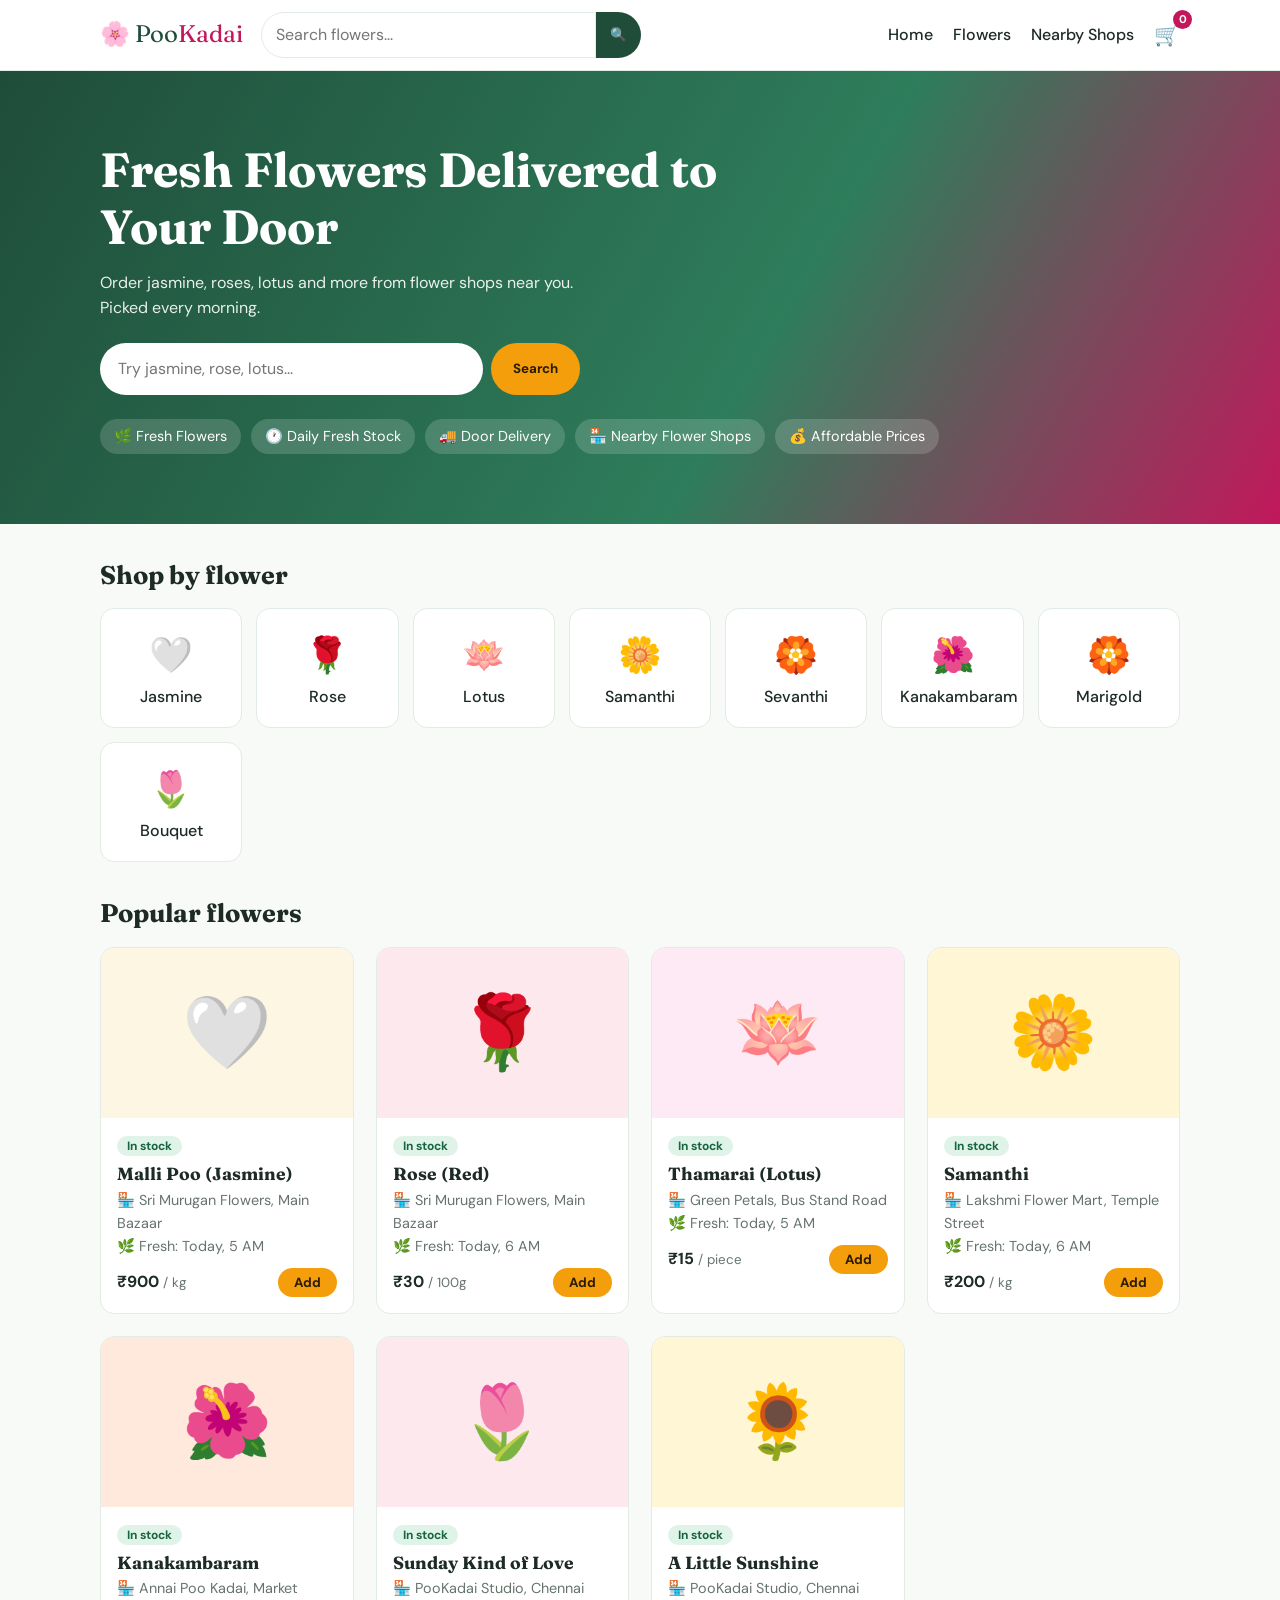
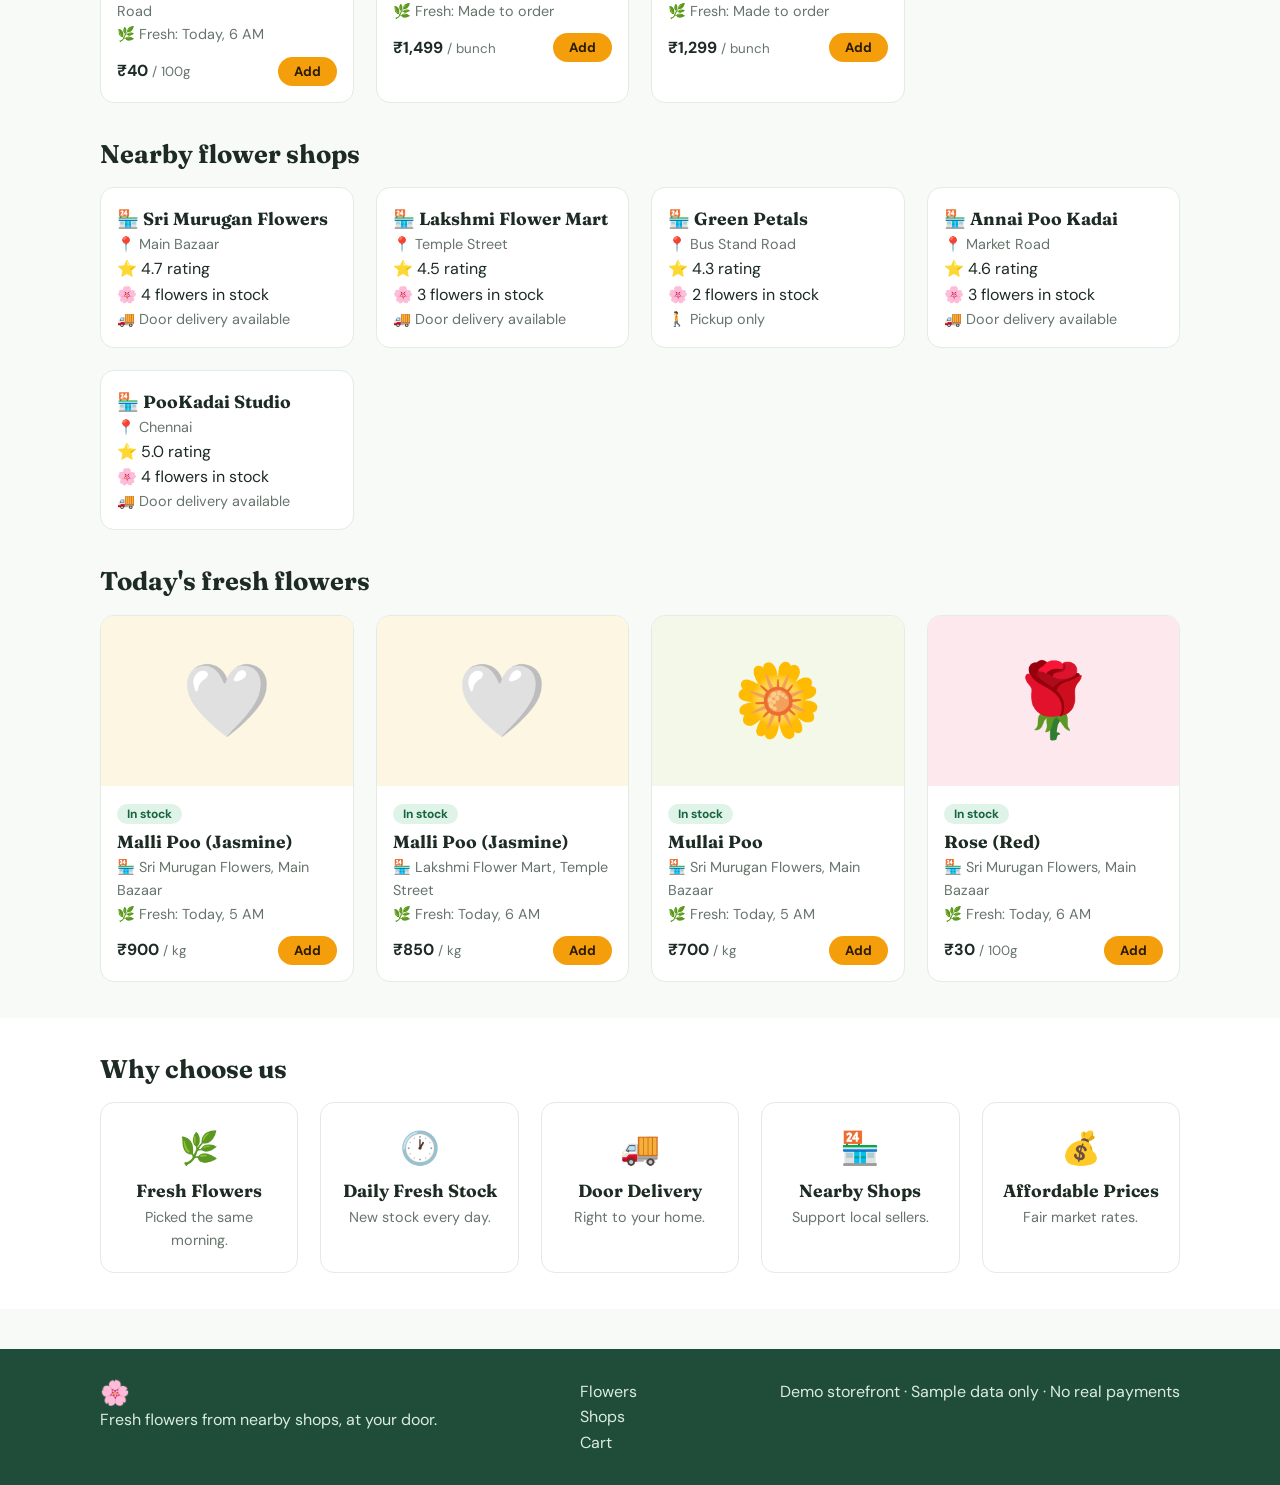
<file: market/index.html>
<!DOCTYPE html>
<html lang="en">
<head>
  <meta charset="UTF-8">
  <meta name="viewport" content="width=device-width, initial-scale=1">
  <meta name="description" content="Shop fresh jasmine, roses, lotus and seasonal flowers from nearby Chennai flower shops.">
  <title>Fresh Flowers Near You | PooKadai</title>
  <link rel="stylesheet" href="../css/store-theme.css">
  <script src="../js/store.js" defer></script>
</head>
<body data-page="home">
  <header id="site-header"></header>
  <main id="main"></main>
  <footer id="site-footer"></footer>
</body>
</html>
</file>
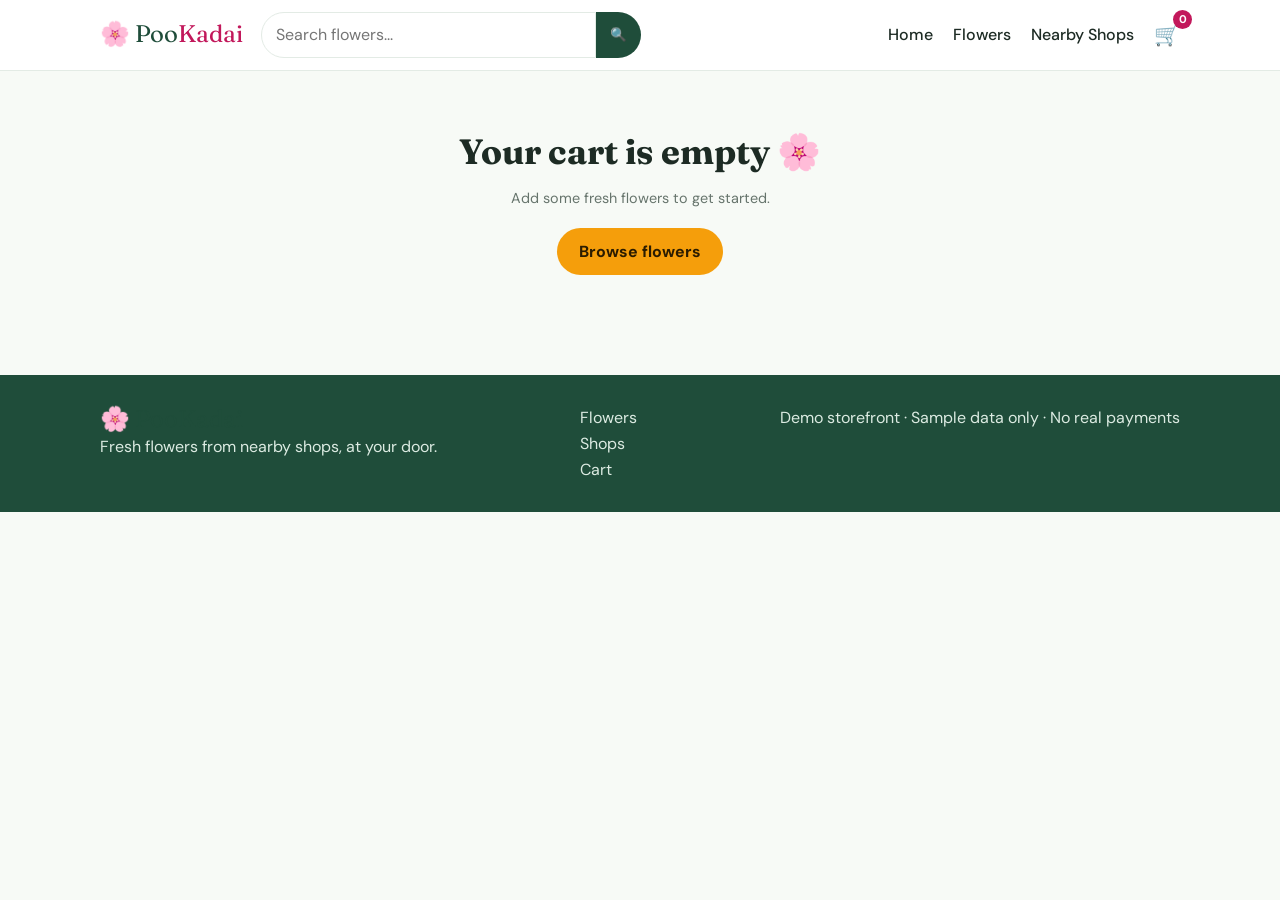
<file: market/cart.html>
<!DOCTYPE html>
<html lang="en">
<head>
  <meta charset="UTF-8">
  <meta name="viewport" content="width=device-width, initial-scale=1">
  <meta name="description" content="Review your PooKadai flower order.">
  <title>Your Cart | PooKadai</title>
  <link rel="stylesheet" href="../css/store-theme.css">
  <script src="../js/store.js" defer></script>
</head>
<body data-page="cart">
  <header id="site-header"></header>
  <main id="main"></main>
  <footer id="site-footer"></footer>
</body>
</html>
</file>
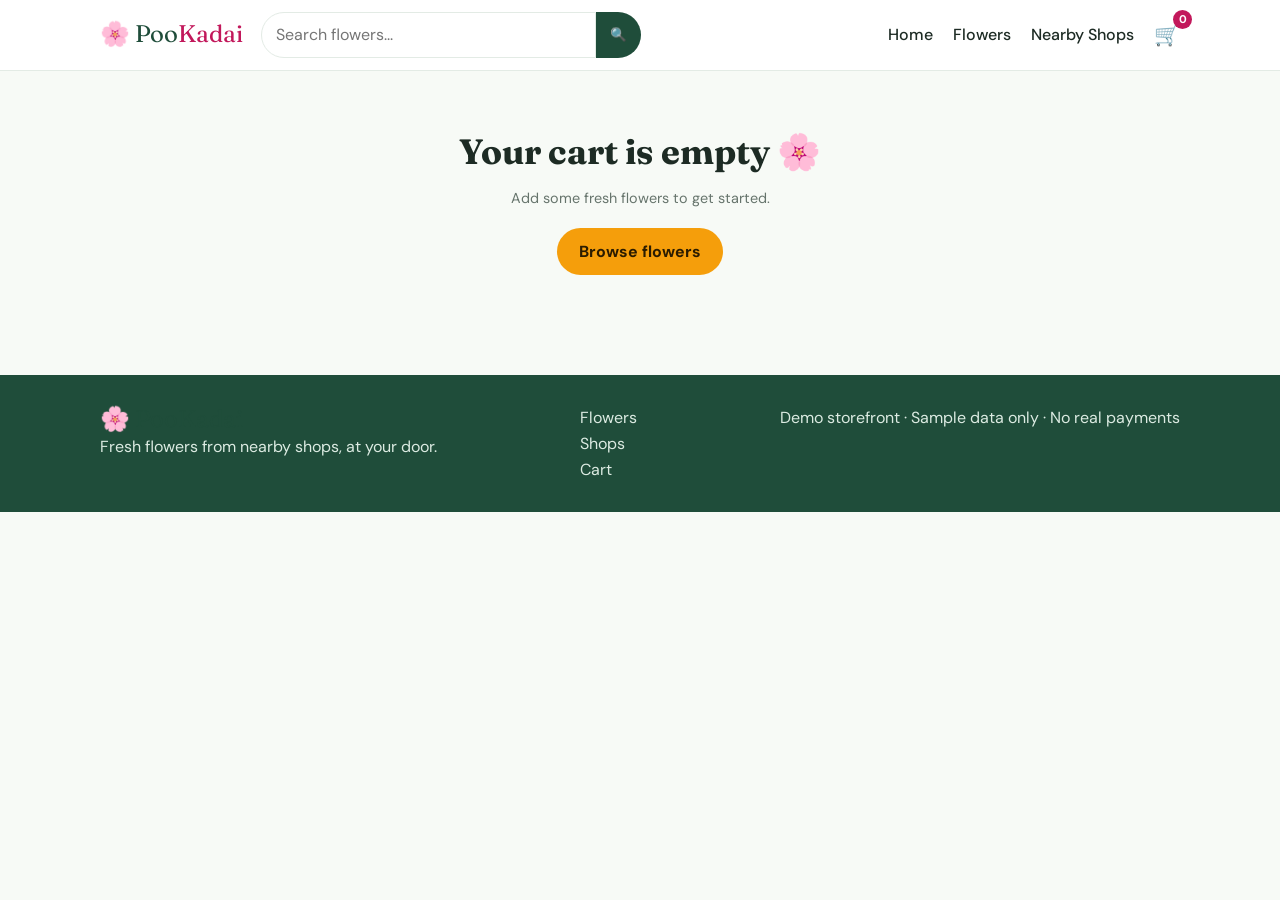
<file: market/checkout.html>
<!DOCTYPE html>
<html lang="en">
<head>
  <meta charset="UTF-8">
  <meta name="viewport" content="width=device-width, initial-scale=1">
  <meta name="description" content="Enter delivery details for your PooKadai flower order.">
  <title>Checkout | PooKadai</title>
  <link rel="stylesheet" href="../css/store-theme.css">
  <script src="../js/store.js" defer></script>
</head>
<body data-page="checkout">
  <header id="site-header"></header>
  <main id="main"></main>
  <footer id="site-footer"></footer>
</body>
</html>
</file>
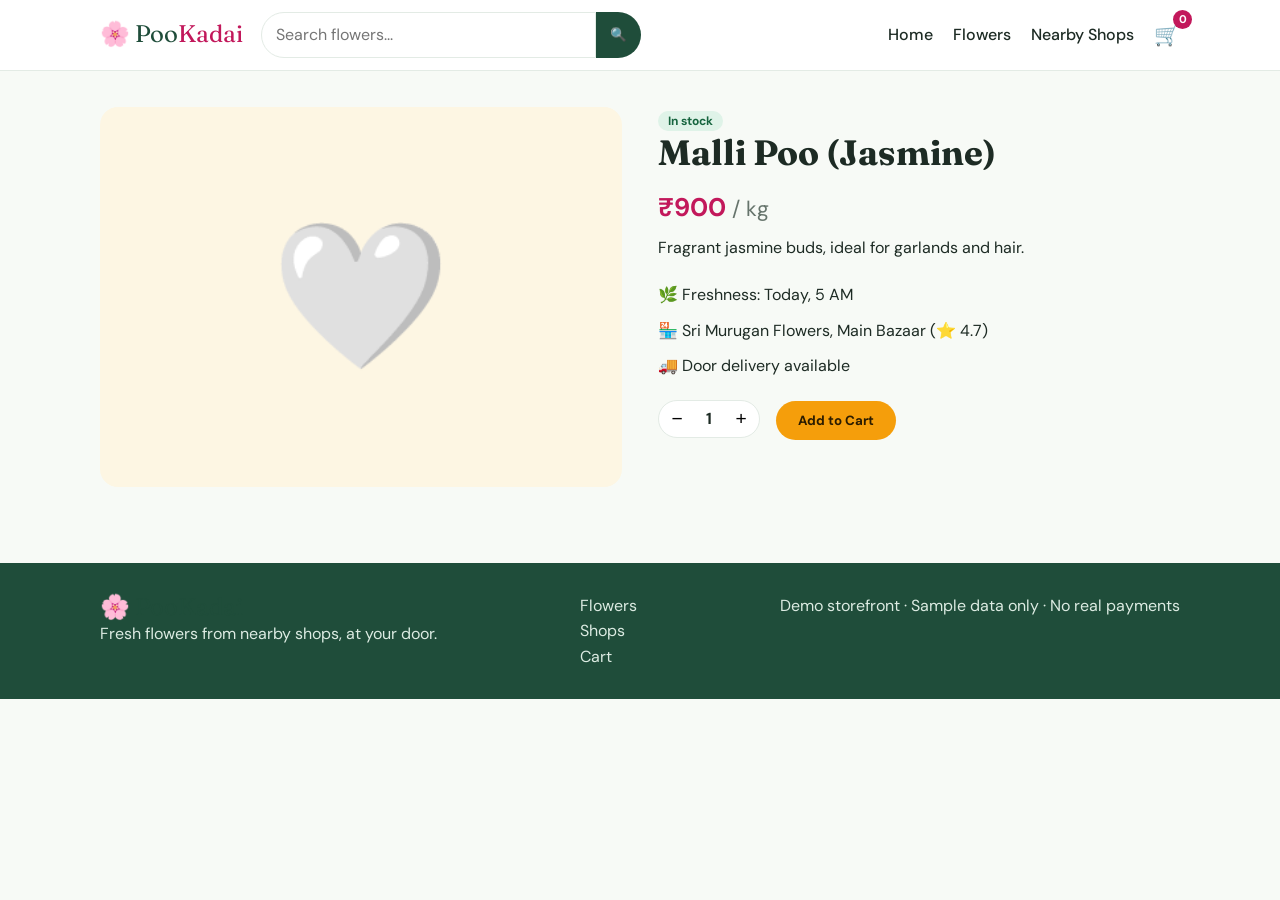
<file: market/flower-details.html>
<!DOCTYPE html>
<html lang="en">
<head>
  <meta charset="UTF-8">
  <meta name="viewport" content="width=device-width, initial-scale=1">
  <meta name="description" content="Flower details, freshness and local shop information from PooKadai.">
  <title>Flower Details | PooKadai</title>
  <link rel="stylesheet" href="../css/store-theme.css">
  <script src="../js/store.js" defer></script>
</head>
<body data-page="details">
  <header id="site-header"></header>
  <main id="main"></main>
  <footer id="site-footer"></footer>
</body>
</html>
</file>
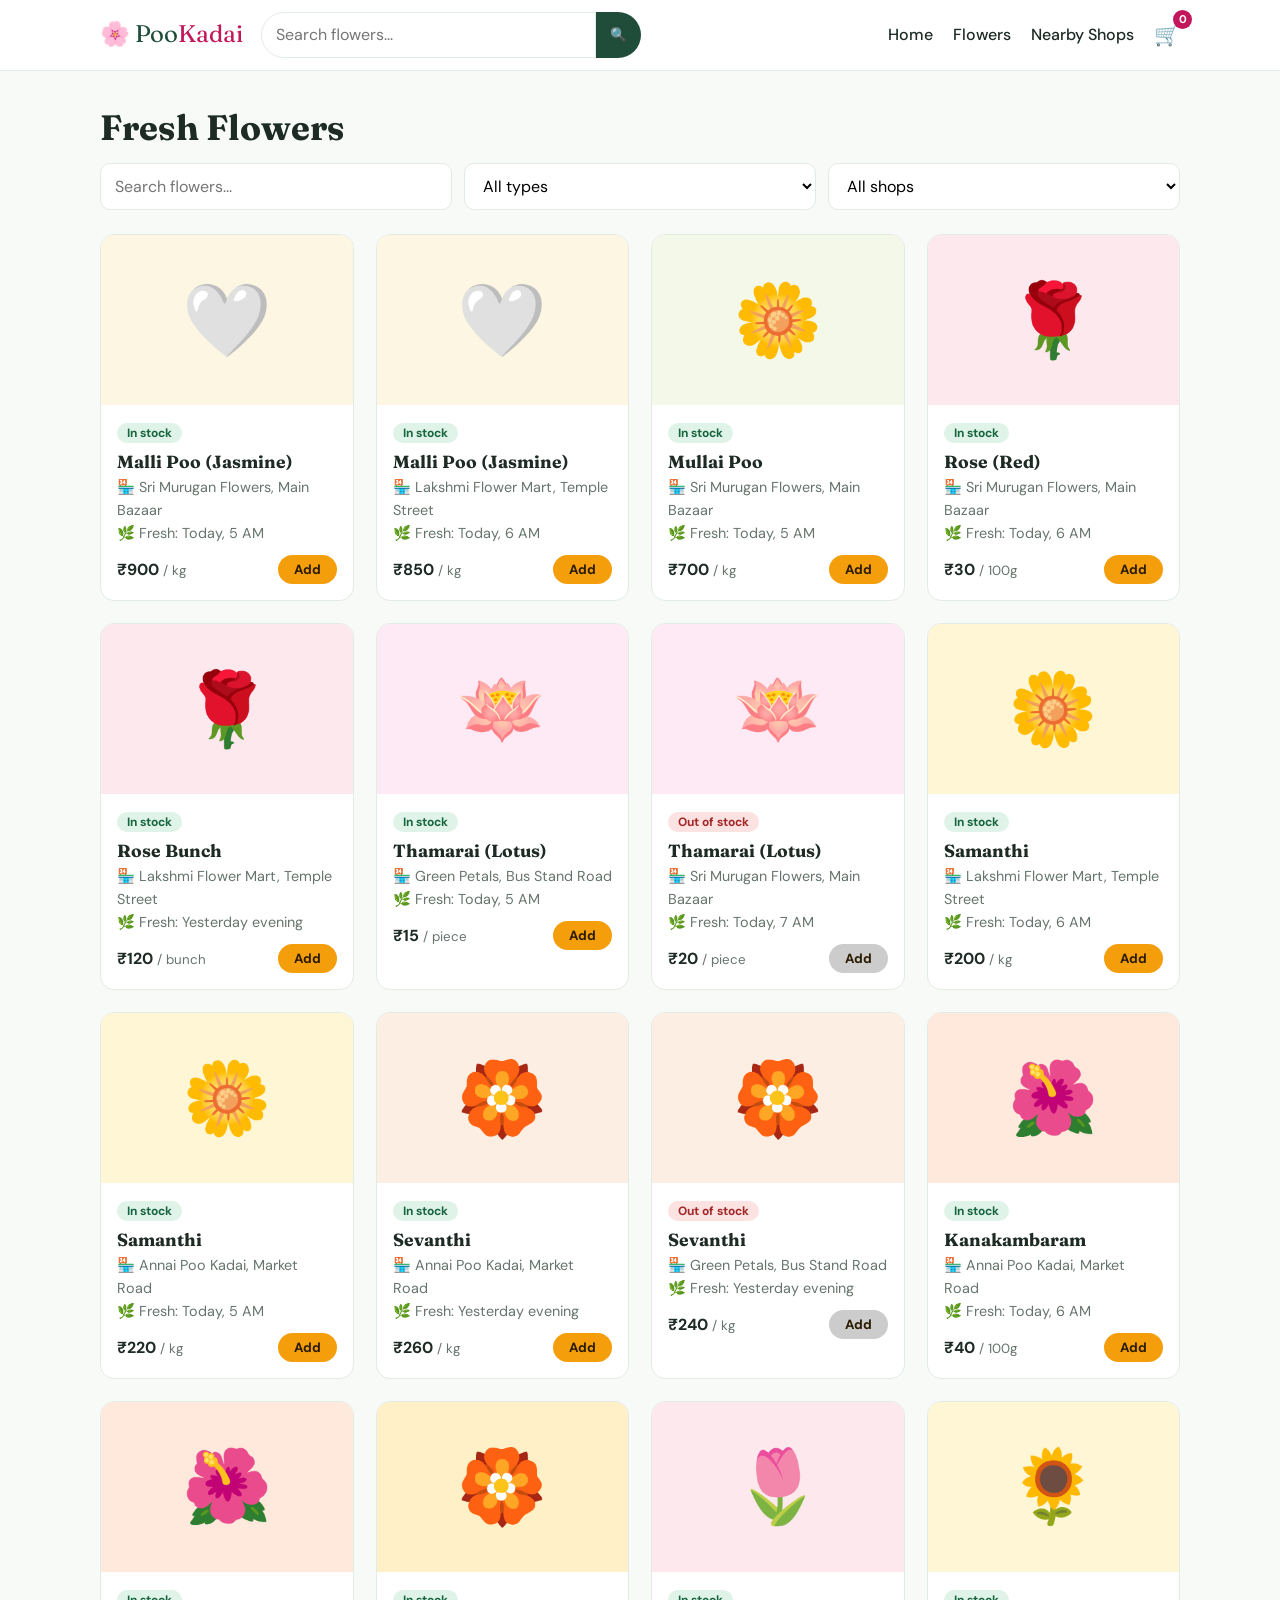
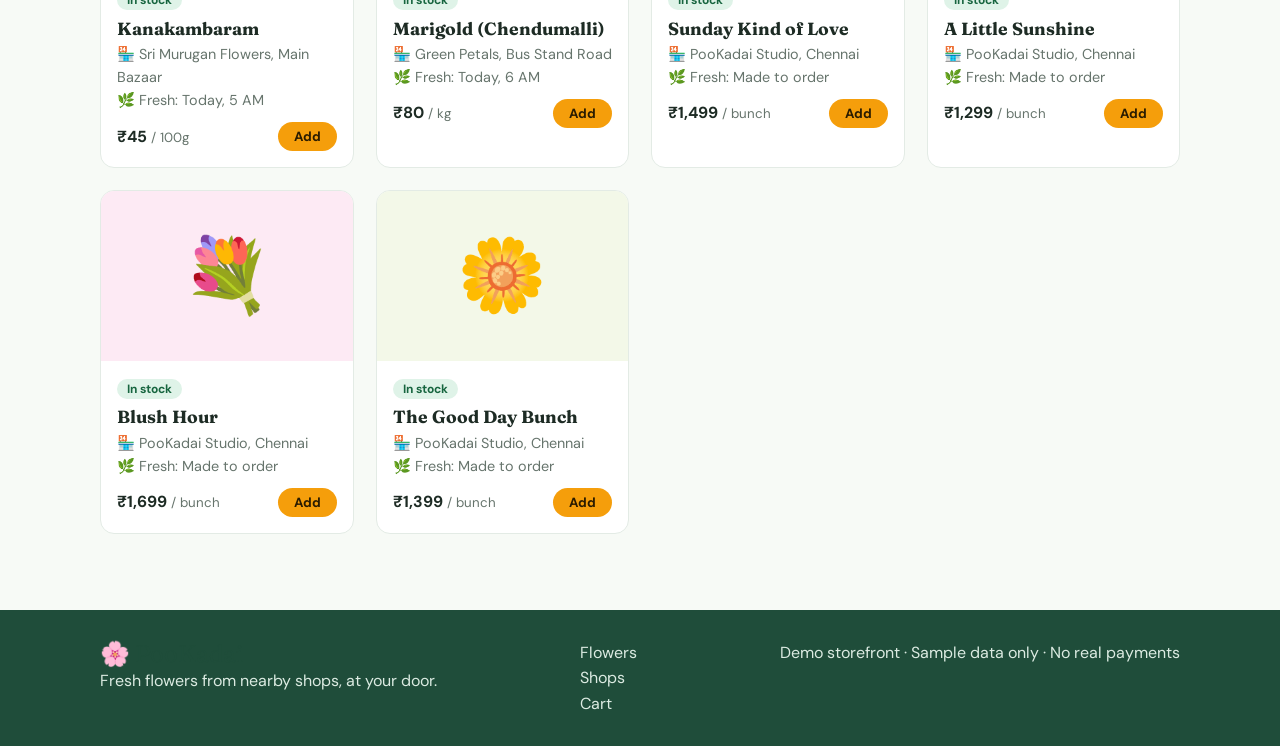
<file: market/flowers.html>
<!DOCTYPE html>
<html lang="en">
<head>
  <meta charset="UTF-8">
  <meta name="viewport" content="width=device-width, initial-scale=1">
  <meta name="description" content="Browse fresh flowers from local flower shops near you.">
  <title>Shop Fresh Flowers | PooKadai</title>
  <link rel="stylesheet" href="../css/store-theme.css">
  <script src="../js/store.js" defer></script>
</head>
<body data-page="products">
  <header id="site-header"></header>
  <main id="main"></main>
  <footer id="site-footer"></footer>
</body>
</html>
</file>
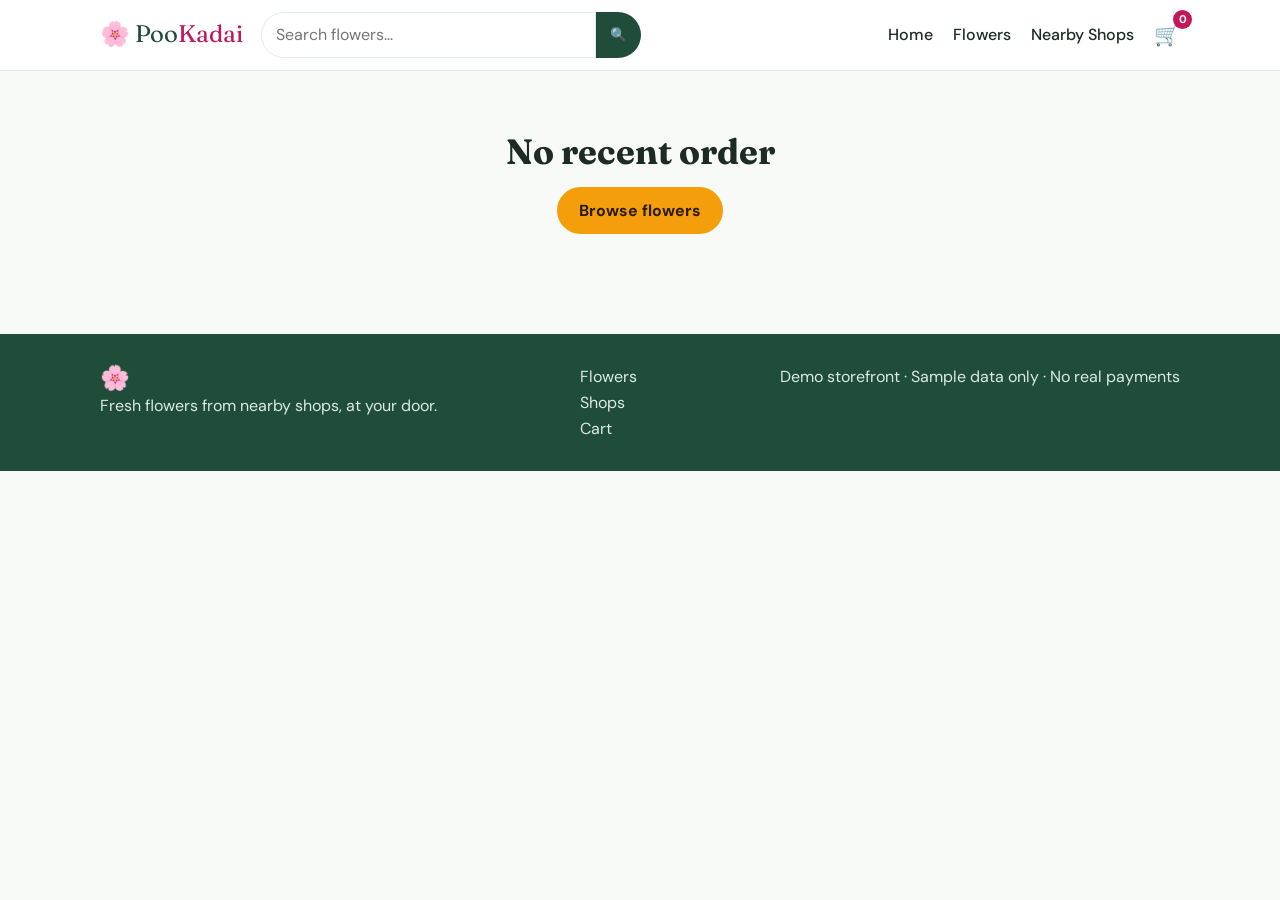
<file: market/order-success.html>
<!DOCTYPE html>
<html lang="en">
<head>
  <meta charset="UTF-8">
  <meta name="viewport" content="width=device-width, initial-scale=1">
  <meta name="description" content="Your PooKadai demo order confirmation.">
  <title>Order Confirmation | PooKadai</title>
  <link rel="stylesheet" href="../css/store-theme.css">
  <script src="../js/store.js" defer></script>
</head>
<body data-page="success">
  <header id="site-header"></header>
  <main id="main"></main>
  <footer id="site-footer"></footer>
</body>
</html>
</file>
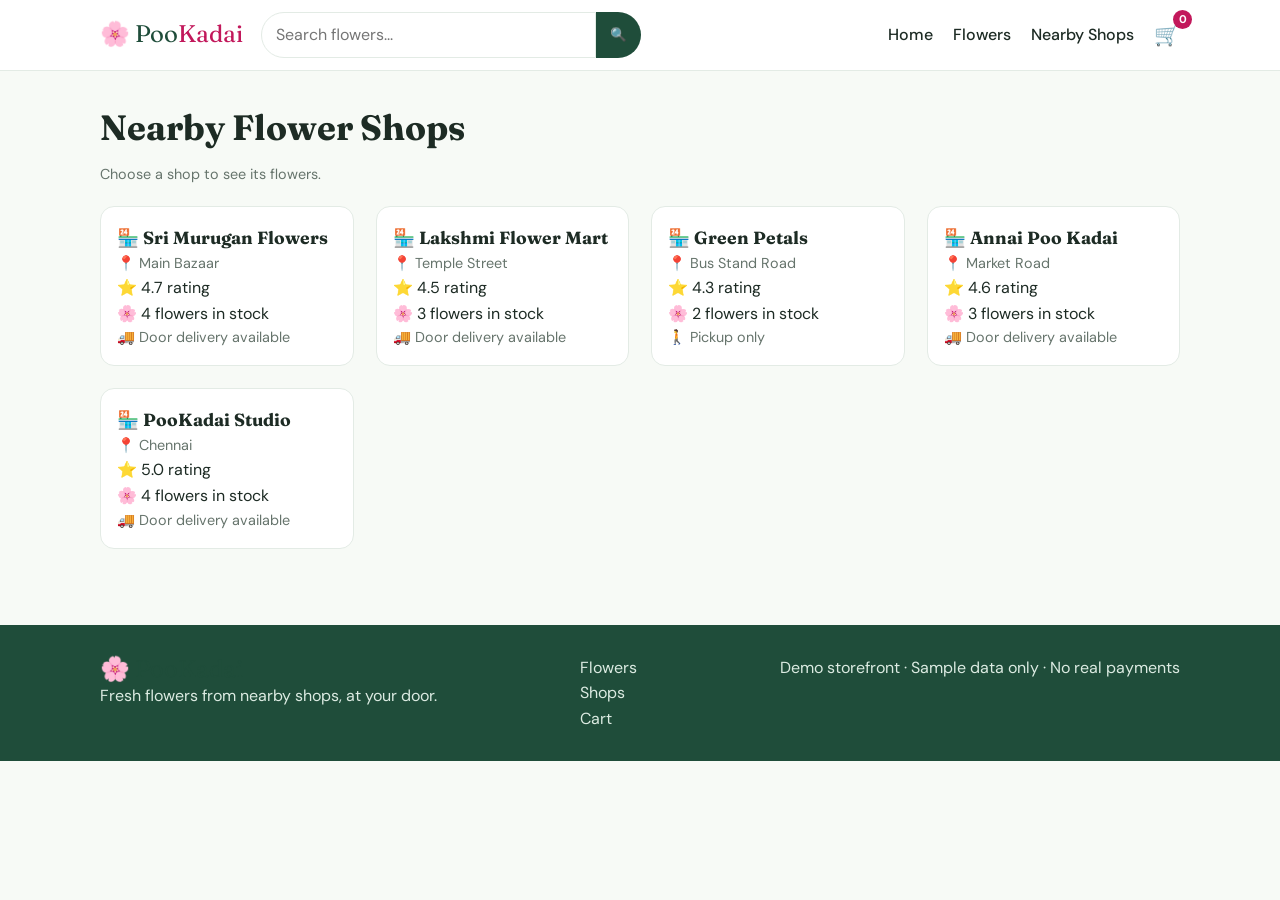
<file: market/shops.html>
<!DOCTYPE html>
<html lang="en">
<head>
  <meta charset="UTF-8">
  <meta name="viewport" content="width=device-width, initial-scale=1">
  <meta name="description" content="Discover nearby flower shops and fresh flowers available today.">
  <title>Nearby Flower Shops | PooKadai</title>
  <link rel="stylesheet" href="../css/store-theme.css">
  <script src="../js/store.js" defer></script>
</head>
<body data-page="shops">
  <header id="site-header"></header>
  <main id="main"></main>
  <footer id="site-footer"></footer>
</body>
</html>
</file>
<file: css/store-theme.css>
@import url('https://fonts.googleapis.com/css2?family=DM+Sans:wght@400;500;700&family=Fraunces:wght@600;700&display=swap');

:root {
  --green: #1f4d3a;
  --leaf: #2e7d5b;
  --pink: #c2185b;
  --gold: #f59e0b;
  --bg: #f7faf6;
  --ink: #1d2b24;
  --muted: #66746c;
  --line: #e3ebe5;
}

* { box-sizing: border-box; margin: 0; padding: 0; }
body { font-family: 'DM Sans', sans-serif; background: var(--bg); color: var(--ink); line-height: 1.6; }
h1, h2, h3, .logo { font-family: 'Fraunces', serif; line-height: 1.2; }
a { color: inherit; text-decoration: none; }
.container { max-width: 1120px; margin: 0 auto; padding: 36px 20px; }
h1 { font-size: 2.2rem; margin-bottom: 14px; }
h2 { font-size: 1.6rem; margin-bottom: 18px; }
.muted { color: var(--muted); font-size: .9rem; }
small { color: var(--muted); font-weight: 400; }

/* Header */
#site-header { position: sticky; top: 0; z-index: 10; border-bottom: 1px solid var(--line); background: #fff; }
.bar { display: flex; align-items: center; gap: 18px; padding-top: 12px; padding-bottom: 12px; }
.logo { color: var(--green); font-size: 1.5rem; }
.logo span { color: var(--pink); }
.search { display: flex; flex: 1; max-width: 380px; }
.search input { flex: 1; padding: 9px 14px; border: 1px solid var(--line); border-radius: 30px 0 0 30px; outline: none; }
.search button { padding: 0 14px; border: 0; border-radius: 0 30px 30px 0; background: var(--green); color: #fff; cursor: pointer; }
nav { display: flex; align-items: center; gap: 20px; margin-left: auto; font-weight: 500; }
nav a:hover { color: var(--pink); }
.cart { position: relative; font-size: 1.3rem; }
.cart b { position: absolute; top: -8px; right: -12px; width: 19px; height: 19px; border-radius: 50%; background: var(--pink); color: #fff; font-size: .7rem; line-height: 19px; text-align: center; }
.menu { display: none; margin-left: auto; border: 0; background: none; font-size: 1.5rem; }

/* Hero */
.hero { background: linear-gradient(120deg, #1f4d3a, #2e7d5b 60%, #c2185b); color: #fff; }
.hero .container { padding: 70px 20px; }
.hero h1 { max-width: 620px; font-size: 3rem; }
.hero p { max-width: 520px; margin-bottom: 22px; opacity: .9; }
.herosearch { display: flex; max-width: 480px; gap: 8px; margin-bottom: 24px; }
.herosearch input { flex: 1; padding: 13px 18px; border: 0; border-radius: 30px; outline: none; }
.badges { display: flex; flex-wrap: wrap; gap: 10px; }
.badges span { padding: 6px 14px; border-radius: 30px; background: rgb(255 255 255 / 16%); font-size: .9rem; }

/* Buttons */
.btn { display: inline-block; padding: 11px 22px; border: 0; border-radius: 30px; background: var(--gold); color: #2b1c00; font-family: inherit; font-weight: 700; cursor: pointer; transition: .2s; }
.btn:hover { transform: translateY(-2px); background: #ffb52e; }
.btn.small { padding: 6px 16px; }
.btn:disabled { transform: none; background: #ccc; cursor: not-allowed; }

/* Grids and cards */
.grid { display: grid; grid-template-columns: repeat(auto-fill, minmax(230px, 1fr)); gap: 22px; }
.card { overflow: hidden; border: 1px solid var(--line); border-radius: 14px; background: #fff; transition: .25s; }
.card:hover { transform: translateY(-5px); box-shadow: 0 12px 28px rgb(31 77 58 / 15%); }
.pic { display: flex; height: 170px; align-items: center; justify-content: center; overflow: hidden; font-size: 4.5rem; }
.pic img { width: 100%; height: 100%; object-fit: cover; }
.card .body { padding: 14px 16px 16px; }
.card h3 { margin: 6px 0 4px; font-size: 1.1rem; }
.row { display: flex; align-items: center; justify-content: space-between; margin-top: 10px; }
.tag { padding: 2px 10px; border-radius: 20px; font-size: .75rem; font-weight: 700; }
.tag.ok { background: #dff3e8; color: #17653f; }
.tag.out { background: #fde2e2; color: #a12626; }
.cats { display: grid; grid-template-columns: repeat(auto-fit, minmax(130px, 1fr)); gap: 14px; }
.cats a { padding: 18px; border: 1px solid var(--line); border-radius: 14px; background: #fff; font-weight: 500; text-align: center; transition: .2s; }
.cats a:hover { border-color: var(--pink); color: var(--pink); }
.cats span { display: block; font-size: 2.2rem; }
.why { background: #fff; }
.why .grid { grid-template-columns: repeat(auto-fit, minmax(180px, 1fr)); }
.why .card { padding: 20px; text-align: center; }
.why span { font-size: 2rem; }

/* Filters and details */
.filters { display: flex; flex-wrap: wrap; gap: 12px; margin-bottom: 24px; }
.filters input, .filters select, form input, form select, form textarea { width: 100%; padding: 10px 14px; border: 1px solid var(--line); border-radius: 10px; background: #fff; font: inherit; }
.filters input, .filters select { width: auto; min-width: 160px; flex: 1; }
.detail { display: grid; grid-template-columns: 1fr 1fr; align-items: start; gap: 36px; }
.detail .pic { height: 380px; border-radius: 18px; font-size: 9rem; }
.price { margin: 6px 0; color: var(--pink); font-size: 1.6rem; font-weight: 700; }
.facts { margin: 16px 0; list-style: none; }
.facts li { padding: 5px 0; }
.qty { display: inline-flex; align-items: center; margin-right: 12px; border: 1px solid var(--line); border-radius: 30px; background: #fff; }
.qty button { width: 36px; height: 36px; border: 0; background: none; font-size: 1.2rem; cursor: pointer; }
.qty span { min-width: 28px; font-weight: 700; text-align: center; }

/* Cart and checkout */
.two { display: grid; grid-template-columns: 2fr 1fr; align-items: start; gap: 28px; }
.box { padding: 20px; border: 1px solid var(--line); border-radius: 14px; background: #fff; }
.item { display: flex; align-items: center; gap: 14px; padding: 12px 0; border-bottom: 1px solid var(--line); }
.item .pic { width: 64px; height: 64px; flex-shrink: 0; border-radius: 10px; font-size: 2rem; }
.item .info { flex: 1; }
.remove { border: 0; background: none; color: #a12626; font-size: 1.1rem; cursor: pointer; }
.sum div { display: flex; justify-content: space-between; padding: 5px 0; }
.sum .total { margin-top: 8px; padding-top: 12px; border-top: 2px solid var(--line); font-size: 1.15rem; font-weight: 700; }
form label { display: block; margin: 12px 0 4px; font-size: .9rem; font-weight: 500; }
.pay { display: flex; gap: 12px; margin: 8px 0; }
.pay label { flex: 1; margin: 0; padding: 12px; border: 1px solid var(--line); border-radius: 10px; cursor: pointer; }
.pay input { width: auto; margin-right: 6px; }
#demoPay { display: none; margin-top: 8px; padding: 14px; border-radius: 10px; background: #f1f7f3; }
.empty { padding: 60px 20px; text-align: center; }
.ok-icon { font-size: 4rem; }

/* Footer and toast */
footer { margin-top: 40px; background: var(--green); color: #dcebe2; }
footer .container { display: flex; flex-wrap: wrap; justify-content: space-between; gap: 20px; padding: 30px 20px; }
footer a:hover { color: var(--gold); }
#toast { position: fixed; z-index: 20; bottom: 24px; left: 50%; transform: translate(-50%, 80px); padding: 10px 22px; border-radius: 30px; background: var(--ink); color: #fff; transition: .3s; }
#toast.show { transform: translate(-50%, 0); }

@media (max-width: 760px) {
  .menu { display: block; }
  .search { display: none; }
  nav { position: absolute; top: 100%; right: 0; left: 0; display: none; flex-direction: column; gap: 14px; padding: 16px; border-bottom: 1px solid var(--line); background: #fff; }
  body.open nav { display: flex; }
  .hero h1 { font-size: 2.1rem; }
  .detail, .two { grid-template-columns: 1fr; }
  .detail .pic { height: 260px; }
  .pay { flex-direction: column; }
}
</file>
